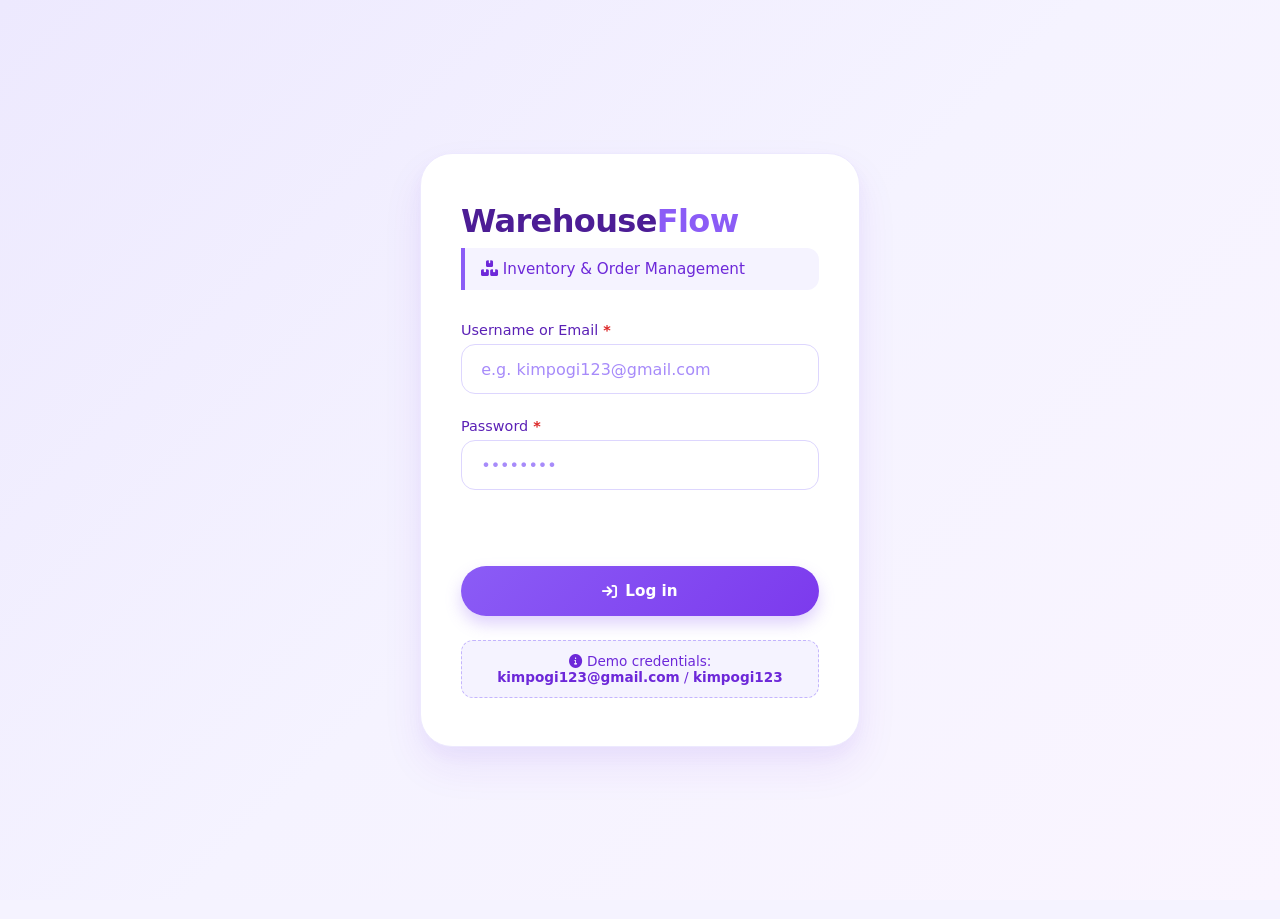
<file: index.html>
<!DOCTYPE html>
<html lang="en">
<head>
  <meta charset="UTF-8">
  <meta name="viewport" content="width=device-width, initial-scale=1.0">
  <title>Warehouse Inventory & Order Management</title>
  <link rel="stylesheet" href="https://cdnjs.cloudflare.com/ajax/libs/font-awesome/6.0.0-beta3/css/all.min.css">
  <link rel="stylesheet" href="MidtermGroupProject.css">
</head>
<body>
<main class="app-container">
  <!-- ========== LOGIN SCREEN ========== -->
  <section id="loginScreen" class="login-screen" aria-labelledby="login-heading">
    <article class="login-card">
      <header>
        <h1 id="login-heading">Warehouse<span class="brand-accent">Flow</span></h1>
        <p class="subhead">
          <i class="fas fa-boxes" aria-hidden="true"></i> Inventory & Order Management
        </p>
      </header>

      <form id="loginForm" novalidate>
        <fieldset class="no-border">
          <legend class="sr-only">Login credentials</legend>

          <div class="form-group">
            <label for="username" class="required">Username or Email</label>
            <input type="text" id="username" name="username" placeholder="e.g. kimpogi123@gmail.com" autocomplete="username" required>
          </div>

          <div class="form-group">
            <label for="password" class="required">Password</label>
            <input type="password" id="password" name="password" placeholder="••••••••" autocomplete="current-password" required>
          </div>

          <output id="loginError" class="error-message" role="alert" aria-live="polite"></output>
        </fieldset>

        <div class="login-actions">
          <button type="submit" class="btn btn-primary" id="loginBtn">
            <i class="fas fa-arrow-right-to-bracket" aria-hidden="true"></i> Log in
          </button>
        </div>
      </form>

      <aside class="demo-hint">
        <i class="fas fa-circle-info" aria-hidden="true"></i>
        Demo credentials: <strong>kimpogi123@gmail.com</strong> / <strong>kimpogi123</strong>
      </aside>
    </article>
  </section>

  <!-- ========== MAIN APPLICATION ========== -->
  <section id="mainApp" class="main-app" aria-label="Main application">
    <nav class="sidebar" aria-label="Primary navigation">
      <header class="brand">
        <i class="fas fa-warehouse" aria-hidden="true"></i>
        <span>WarehouseFlow</span>
      </header>

      <menu class="nav-menu">
        <li><button class="nav-item active" data-panel="dashboard" aria-current="page"><i class="fas fa-chart-pie" aria-hidden="true"></i><span>Dashboard</span></button></li>
        <li><button class="nav-item" data-panel="inventory"><i class="fas fa-boxes" aria-hidden="true"></i><span>Inventory</span></button></li>
        <li><button class="nav-item" data-panel="receiving"><i class="fas fa-truck-ramp-box" aria-hidden="true"></i><span>Receiving</span></button></li>
        <li><button class="nav-item" data-panel="orders"><i class="fas fa-clipboard-list" aria-hidden="true"></i><span>Orders / Picking</span></button></li>
        <li><button class="nav-item" data-panel="movement"><i class="fas fa-arrow-right-arrow-left" aria-hidden="true"></i><span>Stock Movement</span></button></li>
        <li><button class="nav-item" data-panel="reports"><i class="fas fa-chart-bar" aria-hidden="true"></i><span>Reports & Alerts</span></button></li>
      </menu>

      <footer class="user-info">
        <figure class="user-badge">
          <i class="fas fa-user-circle" aria-hidden="true"></i>
          <figcaption>Kim Pogi</figcaption>
        </figure>
        <button class="nav-item logout" id="logoutBtn">
          <i class="fas fa-sign-out-alt" aria-hidden="true"></i><span>Logout</span>
        </button>
      </footer>
    </nav>

    <section class="content-area">
      <header class="top-bar">
        <h2 id="panelTitle">Warehouse Dashboard</h2>
        <div class="actions">
          <button class="btn btn-sm btn-secondary" id="globalRefreshBtn">
            <i class="fas fa-rotate" aria-hidden="true"></i> Refresh
          </button>
        </div>
      </header>

      <!-- ===== DASHBOARD ===== -->
      <article id="panel-dashboard" class="panel active" aria-labelledby="panelTitle">
        <section class="card-grid" aria-label="Warehouse summary statistics">
          <article class="stat-card">
            <span class="label">Total Products</span>
            <data class="value" value="0">0</data>
            <span class="trend"><i class="fas fa-arrow-up" aria-hidden="true"></i> —</span>
          </article>
          <article class="stat-card">
            <span class="label">Available Stock</span>
            <data class="value" value="0">0</data>
            <span class="trend">units</span>
          </article>
          <article class="stat-card warning">
            <span class="label">Low-stock Products</span>
            <data class="value" value="0">0</data>
            <span class="trend"><i class="fas fa-triangle-exclamation" aria-hidden="true"></i> —</span>
          </article>
          <article class="stat-card">
            <span class="label">Incoming Deliveries</span>
            <data class="value" value="0">0</data>
            <span class="trend">today</span>
          </article>
        </section>

        <div class="dashboard-tables">
          <section class="dashboard-col-main">
            <h3>Pending Orders</h3>
            <table>
              <caption class="sr-only">List of pending orders</caption>
              <thead>
                <tr><th scope="col">Order ID</th><th scope="col">Customer</th><th scope="col">Status</th><th scope="col">Items</th></tr>
              </thead>
              <tbody id="dashboardOrdersBody">
                <tr class="empty-row"><td colspan="4">No pending orders.</td></tr>
              </tbody>
            </table>
          </section>

          <aside class="dashboard-col-side">
            <h3>Recent Activities</h3>
            <ul class="activity-list" id="activityList">
              <li class="empty-row">No recent activities.</li>
            </ul>
          </aside>
        </div>
      </article>

      <!-- ===== INVENTORY ===== -->
      <article id="panel-inventory" class="panel" aria-labelledby="panelTitle">
        <header class="action-bar">
          <search class="search-box">
            <i class="fas fa-search" aria-hidden="true"></i>
            <input type="search" id="inventorySearch" placeholder="Search by product name..." aria-label="Search products by name">
          </search>
          <div class="action-buttons">
            <div class="filter-dropdown">
              <button class="btn btn-sm btn-secondary" id="filterToggleBtn" type="button" aria-haspopup="true" aria-expanded="false">
                <i class="fas fa-filter" aria-hidden="true"></i>
                <span id="filterLabel">All Categories</span>
                <i class="fas fa-chevron-down" aria-hidden="true"></i>
              </button>
              <menu class="filter-menu" id="filterMenu" hidden>
                <li><button data-filter="all" class="filter-option active">All Categories</button></li>
                <li><button data-filter="Electronics" class="filter-option">Electronics</button></li>
                <li><button data-filter="Accessories" class="filter-option">Accessories</button></li>
                <li><button data-filter="Packaging" class="filter-option">Packaging</button></li>
                <li><button data-filter="Furniture" class="filter-option">Furniture</button></li>
                <li><button data-filter="Tools" class="filter-option">Tools</button></li>
              </menu>
            </div>
            <button class="btn btn-sm btn-primary" id="addProductBtn" type="button">
              <i class="fas fa-plus" aria-hidden="true"></i> Add Product
            </button>
          </div>
        </header>

        <p class="table-hint">
          <i class="fas fa-circle-info" aria-hidden="true"></i>
          Click any row to view full product details.
        </p>

        <table id="inventoryTable">
          <caption class="sr-only">Product inventory list</caption>
          <thead>
            <tr>
              <th scope="col">SKU</th>
              <th scope="col">Product Name</th>
              <th scope="col">Category</th>
              <th scope="col">Qty</th>
              <th scope="col">Location</th>
              <th scope="col">Supplier</th>
              <th scope="col">Status</th>
              <th scope="col">Actions</th>
            </tr>
          </thead>
          <tbody id="inventoryBody">
            <tr class="empty-row"><td colspan="8">No products in inventory.</td></tr>
          </tbody>
        </table>

        <footer class="table-footer">
          <p id="inventoryCount">Showing 0 of 0 products</p>
          <nav class="pagination" aria-label="Product pagination">
            <button class="btn btn-sm btn-secondary" disabled>Previous</button>
            <button class="btn btn-sm btn-secondary" disabled>Next</button>
          </nav>
        </footer>
      </article>

      <!-- ===== RECEIVING ===== -->
      <article id="panel-receiving" class="panel" aria-labelledby="panelTitle">
        <div class="receiving-layout">
          <form class="form-card receiving-form" id="receivingForm" novalidate>
            <header class="receiving-header">
              <h3><i class="fas fa-truck-ramp-box" aria-hidden="true"></i> Record Incoming Goods</h3>
              <p class="receiving-subhead">Fill in the delivery details. You'll review before confirming.</p>
            </header>

            <div class="form-row">
              <label for="supplier">Supplier <span class="req">*</span></label>
              <select id="supplier" required>
                <option value="" disabled selected>Select a supplier</option>
                <option>AprilAnne Industries</option>
                <option>Darwin Global Co.</option>
                <option>Kimmeng Global Industries</option>
                <option>Kian Trading</option>
                <option>Frecia Enterprises</option>
                <option>Eirene Corporation</option>
              </select>
            </div>

            <div class="form-row">
              <label for="deliveryNo">Delivery Number <span class="req">*</span></label>
              <input type="text" id="deliveryNo" placeholder="e.g. PO-2025-044" required>
            </div>

            <div class="form-row">
              <label for="product">Product <span class="req">*</span></label>
              <select id="product" required>
                <option value="" disabled selected>Select a product</option>
              </select>
              <small class="field-hint">Products are pulled from your Inventory list.</small>
            </div>

            <div class="form-row">
              <label for="quantity">Quantity <span class="req">*</span></label>
              <input type="number" id="quantity" placeholder="0" min="1" value="" required>
            </div>

            <div class="form-row">
              <label for="recvDate">Date <span class="req">*</span></label>
              <input type="date" id="recvDate" required>
            </div>

            <div class="form-row">
              <label for="condition">Condition <span class="req">*</span></label>
              <select id="condition" required>
                <option value="" disabled selected>Select a condition</option>
                <option>Good</option>
                <option>Damaged</option>
                <option>Partial</option>
              </select>
            </div>

            <output id="receivingError" class="error-message" role="alert" aria-live="polite"></output>

            <footer class="form-actions">
              <button type="submit" class="btn btn-primary" id="reviewReceiptBtn">
                <i class="fas fa-clipboard-check" aria-hidden="true"></i> Review Receipt
              </button>
              <button type="button" class="btn btn-secondary" id="cancelReceiving">Cancel</button>
            </footer>
          </form>

          <aside class="receiving-review" id="receivingReview" aria-live="polite">
            <header class="receiving-review-header">
              <h3><i class="fas fa-clipboard-list" aria-hidden="true"></i> Review Summary</h3>
              <p class="receiving-review-subhead">This updates live as you fill in the form.</p>
            </header>

            <dl class="review-grid">
              <div class="review-item">
                <dt><i class="fas fa-truck-field" aria-hidden="true"></i> Supplier</dt>
                <dd id="reviewSupplier" class="empty">—</dd>
              </div>
              <div class="review-item">
                <dt><i class="fas fa-receipt" aria-hidden="true"></i> Delivery No.</dt>
                <dd id="reviewDeliveryNo" class="empty">—</dd>
              </div>
              <div class="review-item">
                <dt><i class="fas fa-box" aria-hidden="true"></i> Product</dt>
                <dd id="reviewProduct" class="empty">—</dd>
              </div>
              <div class="review-item">
                <dt><i class="fas fa-cubes" aria-hidden="true"></i> Quantity</dt>
                <dd id="reviewQuantity" class="empty">—</dd>
              </div>
              <div class="review-item">
                <dt><i class="fas fa-calendar-day" aria-hidden="true"></i> Date</dt>
                <dd id="reviewDate" class="empty">—</dd>
              </div>
              <div class="review-item">
                <dt><i class="fas fa-circle-check" aria-hidden="true"></i> Condition</dt>
                <dd id="reviewCondition" class="empty">—</dd>
              </div>
            </dl>

            <section class="review-impact">
              <h4><i class="fas fa-arrow-right-long" aria-hidden="true"></i> What happens when you confirm</h4>
              <ol class="impact-steps" id="impactSteps">
                <li>Select a product and enter a quantity to see the impact on stock.</li>
              </ol>
            </section>

            <aside class="review-note">
              <i class="fas fa-circle-info" aria-hidden="true"></i>
              <p>Nothing is saved until you confirm on the next step.</p>
            </aside>
          </aside>
        </div>
      </article>

      <!-- ===== ORDERS / PICKING ===== -->
      <article id="panel-orders" class="panel" aria-labelledby="panelTitle">
        <header class="orders-toolbar">
          <div class="order-tabs" role="tablist" aria-label="Filter orders by status">
            <button class="order-tab active" data-order-filter="all" role="tab" aria-selected="true">
              <i class="fas fa-list" aria-hidden="true"></i> All
              <span class="tab-count" id="tabCountAll">0</span>
            </button>
            <button class="order-tab" data-order-filter="Pending" role="tab" aria-selected="false">
              <i class="fas fa-hourglass-half" aria-hidden="true"></i> Pending
              <span class="tab-count" id="tabCountPending">0</span>
            </button>
            <button class="order-tab" data-order-filter="Picking" role="tab" aria-selected="false">
              <i class="fas fa-hand-pointer" aria-hidden="true"></i> Picking
              <span class="tab-count" id="tabCountPicking">0</span>
            </button>
            <button class="order-tab" data-order-filter="Ready" role="tab" aria-selected="false">
              <i class="fas fa-box-open" aria-hidden="true"></i> Ready
              <span class="tab-count" id="tabCountReady">0</span>
            </button>
            <button class="order-tab" data-order-filter="Completed" role="tab" aria-selected="false">
              <i class="fas fa-circle-check" aria-hidden="true"></i> Completed
              <span class="tab-count" id="tabCountCompleted">0</span>
            </button>
          </div>

          <div class="orders-toolbar-actions">
            <search class="search-box">
              <i class="fas fa-search" aria-hidden="true"></i>
              <input type="search" id="orderSearch" placeholder="Search orders..." aria-label="Search orders">
            </search>
            <button class="btn btn-sm btn-primary" id="newOrderBtn" type="button">
              <i class="fas fa-plus" aria-hidden="true"></i> New Order
            </button>
          </div>
        </header>

        <p class="table-hint">
          <i class="fas fa-circle-info" aria-hidden="true"></i>
          Click any row to open the picking workspace.
        </p>

        <table id="ordersTable">
          <caption class="sr-only">Orders list</caption>
          <thead>
            <tr>
              <th scope="col">Order ID</th>
              <th scope="col">Customer</th>
              <th scope="col">Items</th>
              <th scope="col">Created</th>
              <th scope="col">Status</th>
              <th scope="col">Action</th>
            </tr>
          </thead>
          <tbody id="ordersBody">
            <tr class="empty-row"><td colspan="6">No orders available.</td></tr>
          </tbody>
        </table>

        <section class="order-details" id="orderDetailsSection" style="display:none;">
          <header class="order-details-header">
            <div>
              <h4 id="orderDetailsTitle">Order Details</h4>
              <p class="order-meta" id="orderMeta"></p>
            </div>
            <button class="btn btn-sm btn-secondary" data-order-action="close-details" type="button">
              <i class="fas fa-times"></i> Close
            </button>
          </header>

          <ol class="status-flow" id="orderStatusFlow" aria-label="Order progress">
            <li class="status-step" data-step="Pending">Pending</li>
            <li class="status-step" data-step="Picking">Picking</li>
            <li class="status-step" data-step="Ready">Ready</li>
            <li class="status-step" data-step="Completed">Completed</li>
          </ol>

          <aside class="picking-progress" id="pickingProgress">
            <div class="progress-bar-wrapper">
              <div class="progress-bar" id="progressBar" style="width:0%"></div>
            </div>
            <p class="progress-text" id="progressText">0 of 0 items picked</p>
          </aside>

          <aside class="stock-warning" id="stockWarning" hidden>
            <i class="fas fa-triangle-exclamation" aria-hidden="true"></i>
            <p id="stockWarningText"></p>
          </aside>

          <table>
            <caption class="sr-only">Order picking items</caption>
            <thead>
              <tr>
                <th scope="col">Product</th>
                <th scope="col">Required</th>
                <th scope="col">In Stock</th>
                <th scope="col">Status</th>
                <th scope="col">Action</th>
              </tr>
            </thead>
            <tbody id="orderLinesBody">
              <tr class="empty-row"><td colspan="5">No items to pick.</td></tr>
            </tbody>
          </table>

          <footer class="order-actions" id="orderActions"></footer>
        </section>
      </article>

      <!-- ===== STOCK MOVEMENT & TRACKING ===== -->
      <article id="panel-movement" class="panel" aria-labelledby="panelTitle">
        <section class="card-grid" aria-label="Movement summary statistics">
          <article class="stat-card">
            <span class="label">Total Movements</span>
            <data class="value" id="mvTotal" value="0">0</data>
            <span class="trend"><i class="fas fa-list" aria-hidden="true"></i> all records</span>
          </article>
          <article class="stat-card">
            <span class="label">Received</span>
            <data class="value" id="mvReceived" value="0">0</data>
            <span class="trend"><i class="fas fa-arrow-down" aria-hidden="true"></i> stock in</span>
          </article>
          <article class="stat-card warning">
            <span class="label">Released / Adjusted</span>
            <data class="value" id="mvReleased" value="0">0</data>
            <span class="trend"><i class="fas fa-arrow-up" aria-hidden="true"></i> stock out / changes</span>
          </article>
          <article class="stat-card">
            <span class="label">Transferred</span>
            <data class="value" id="mvTransferred" value="0">0</data>
            <span class="trend"><i class="fas fa-right-left" aria-hidden="true"></i> between locations</span>
          </article>
        </section>

        <header class="orders-toolbar">
          <div class="order-tabs" role="tablist" aria-label="Filter by movement type">
            <button class="order-tab active" data-mv-filter="all" role="tab" aria-selected="true">
              <i class="fas fa-list" aria-hidden="true"></i> All
            </button>
            <button class="order-tab" data-mv-filter="Received" role="tab" aria-selected="false">
              <i class="fas fa-arrow-down" aria-hidden="true"></i> Received
            </button>
            <button class="order-tab" data-mv-filter="Released" role="tab" aria-selected="false">
              <i class="fas fa-arrow-up" aria-hidden="true"></i> Released
            </button>
            <button class="order-tab" data-mv-filter="Transferred" role="tab" aria-selected="false">
              <i class="fas fa-right-left" aria-hidden="true"></i> Transferred
            </button>
            <button class="order-tab" data-mv-filter="Adjusted" role="tab" aria-selected="false">
              <i class="fas fa-sliders" aria-hidden="true"></i> Adjusted
            </button>
          </div>

          <div class="orders-toolbar-actions">
            <search class="search-box">
              <i class="fas fa-search" aria-hidden="true"></i>
              <input type="search" id="movementSearch" placeholder="Search by product or user..." aria-label="Search stock movements">
            </search>
            <button class="btn btn-sm btn-secondary" id="clearMovementFilters" type="button">
              <i class="fas fa-eraser" aria-hidden="true"></i> Clear
            </button>
          </div>
        </header>

        <p class="table-hint">
          <i class="fas fa-circle-info" aria-hidden="true"></i>
          Click any row to view full movement details, including the before-and-after stock.
        </p>

        <table id="movementTable">
          <caption class="sr-only">Stock movement history</caption>
          <thead>
            <tr>
              <th scope="col">Date/Time</th>
              <th scope="col">Product</th>
              <th scope="col">Type</th>
              <th scope="col">Quantity</th>
              <th scope="col">Prev Stock</th>
              <th scope="col">New Stock</th>
              <th scope="col">User</th>
            </tr>
          </thead>
          <tbody id="movementBody">
            <tr class="empty-row"><td colspan="7">No stock movements recorded.</td></tr>
          </tbody>
        </table>

        <footer class="table-footer">
          <p id="movementCount">Showing 0 of 0 movements</p>
        </footer>
      </article>

      <!-- ===== REPORTS & NOTIFICATIONS ===== -->
      <article id="panel-reports" class="panel" aria-labelledby="panelTitle">
        <header class="orders-toolbar">
          <div class="order-tabs" role="tablist" aria-label="Reports and notifications">
            <button class="order-tab active" data-reports-tab="notifications" role="tab" aria-selected="true">
              <i class="fas fa-bell" aria-hidden="true"></i> Notifications
              <span class="tab-count" id="notifTabCount">0</span>
            </button>
            <button class="order-tab" data-reports-tab="inventory" role="tab" aria-selected="false">
              <i class="fas fa-boxes" aria-hidden="true"></i> Inventory Report
            </button>
            <button class="order-tab" data-reports-tab="lowstock" role="tab" aria-selected="false">
              <i class="fas fa-triangle-exclamation" aria-hidden="true"></i> Low-stock Report
            </button>
            <button class="order-tab" data-reports-tab="movement" role="tab" aria-selected="false">
              <i class="fas fa-arrow-right-arrow-left" aria-hidden="true"></i> Stock Movement Report
            </button>
            <button class="order-tab" data-reports-tab="orders" role="tab" aria-selected="false">
              <i class="fas fa-clipboard-list" aria-hidden="true"></i> Order Report
            </button>
          </div>

          <div class="orders-toolbar-actions">
            <button class="btn btn-sm btn-secondary" id="exportReportBtn" type="button">
              <i class="fas fa-download" aria-hidden="true"></i> Export CSV
            </button>
          </div>
        </header>

        <section class="reports-panel active" data-reports-content="notifications">
          <section class="card-grid" aria-label="Notification summary">
            <article class="stat-card warning">
              <span class="label">Low-stock alerts</span>
              <data class="value" id="notifLowStock" value="0">0</data>
              <span class="trend"><i class="fas fa-triangle-exclamation" aria-hidden="true"></i> need restock</span>
            </article>
            <article class="stat-card">
              <span class="label">Pending orders</span>
              <data class="value" id="notifPendingOrders" value="0">0</data>
              <span class="trend">need picking</span>
            </article>
            <article class="stat-card">
              <span class="label">New deliveries today</span>
              <data class="value" id="notifNewDeliveries" value="0">0</data>
              <span class="trend"><i class="fas fa-truck" aria-hidden="true"></i> received</span>
            </article>
            <article class="stat-card">
              <span class="label">Completed orders</span>
              <data class="value" id="notifCompletedOrders" value="0">0</data>
              <span class="trend"><i class="fas fa-circle-check" aria-hidden="true"></i> fulfilled</span>
            </article>
          </section>

          <div class="notif-filters">
            <button class="notif-filter active" data-notif-filter="all">
              <i class="fas fa-list" aria-hidden="true"></i> All
            </button>
            <button class="notif-filter" data-notif-filter="lowstock">
              <i class="fas fa-triangle-exclamation" aria-hidden="true"></i> Low Stock
            </button>
            <button class="notif-filter" data-notif-filter="order">
              <i class="fas fa-clipboard-list" aria-hidden="true"></i> Orders
            </button>
            <button class="notif-filter" data-notif-filter="delivery">
              <i class="fas fa-truck" aria-hidden="true"></i> Deliveries
            </button>
            <button class="notif-filter" data-notif-filter="adjustment">
              <i class="fas fa-sliders" aria-hidden="true"></i> Adjustments
            </button>
          </div>

          <ul class="notification-list notification-list-detailed" id="notificationListDetailed">
            <li class="empty-row">No notifications.</li>
          </ul>
        </section>

        <section class="reports-panel" data-reports-content="inventory">
          <div class="report-summary-grid">
            <article class="report-card">
              <span class="report-card-label">Total Products</span>
              <span class="report-card-value" id="rptTotalProducts">0</span>
            </article>
            <article class="report-card">
              <span class="report-card-label">Total Quantity</span>
              <span class="report-card-value" id="rptTotalQty">0</span>
            </article>
            <article class="report-card">
              <span class="report-card-label">Categories</span>
              <span class="report-card-value" id="rptCategoryCount">0</span>
            </article>
            <article class="report-card">
              <span class="report-card-label">Suppliers</span>
              <span class="report-card-value" id="rptSupplierCount">0</span>
            </article>
          </div>

          <h3 class="report-section-title"><i class="fas fa-layer-group" aria-hidden="true"></i> Breakdown by Category</h3>
          <table>
            <caption class="sr-only">Inventory report by category</caption>
            <thead>
              <tr>
                <th scope="col">Category</th>
                <th scope="col">Products</th>
                <th scope="col">Total Qty</th>
                <th scope="col">Low Stock</th>
                <th scope="col">Out of Stock</th>
              </tr>
            </thead>
            <tbody id="rptInventoryBody">
              <tr class="empty-row"><td colspan="5">No report data available.</td></tr>
            </tbody>
          </table>

          <h3 class="report-section-title"><i class="fas fa-boxes" aria-hidden="true"></i> Full Product List</h3>
          <table>
            <caption class="sr-only">Full product list</caption>
            <thead>
              <tr>
                <th scope="col">SKU</th>
                <th scope="col">Product</th>
                <th scope="col">Category</th>
                <th scope="col">Qty</th>
                <th scope="col">Status</th>
                <th scope="col">Supplier</th>
              </tr>
            </thead>
            <tbody id="rptInventoryListBody">
              <tr class="empty-row"><td colspan="6">No products in inventory.</td></tr>
            </tbody>
          </table>
        </section>

        <section class="reports-panel" data-reports-content="lowstock">
          <div class="report-summary-grid">
            <article class="report-card warning">
              <span class="report-card-label">Low-stock Items</span>
              <span class="report-card-value" id="rptLowCount">0</span>
            </article>
            <article class="report-card danger">
              <span class="report-card-label">Out of Stock</span>
              <span class="report-card-value" id="rptOutCount">0</span>
            </article>
            <article class="report-card">
              <span class="report-card-label">Needs Restocking</span>
              <span class="report-card-value" id="rptRestockCount">0</span>
            </article>
            <article class="report-card">
              <span class="report-card-label">Highest Shortage</span>
              <span class="report-card-value" id="rptHighestShortage">—</span>
            </article>
          </div>

          <h3 class="report-section-title"><i class="fas fa-triangle-exclamation" aria-hidden="true"></i> Products Requiring Attention</h3>
          <table>
            <caption class="sr-only">Low-stock report</caption>
            <thead>
              <tr>
                <th scope="col">SKU</th>
                <th scope="col">Product</th>
                <th scope="col">Category</th>
                <th scope="col">Qty on Hand</th>
                <th scope="col">Status</th>
                <th scope="col">Supplier</th>
              </tr>
            </thead>
            <tbody id="rptLowStockBody">
              <tr class="empty-row"><td colspan="6">No low-stock items.</td></tr>
            </tbody>
          </table>
        </section>

        <section class="reports-panel" data-reports-content="movement">
          <div class="report-summary-grid">
            <article class="report-card">
              <span class="report-card-label">Total Movements</span>
              <span class="report-card-value" id="rptMvTotal">0</span>
            </article>
            <article class="report-card">
              <span class="report-card-label">Units Received</span>
              <span class="report-card-value" id="rptMvIn">0</span>
            </article>
            <article class="report-card warning">
              <span class="report-card-label">Units Released</span>
              <span class="report-card-value" id="rptMvOut">0</span>
            </article>
            <article class="report-card">
              <span class="report-card-label">Net Change</span>
              <span class="report-card-value" id="rptMvNet">0</span>
            </article>
          </div>

          <h3 class="report-section-title"><i class="fas fa-layer-group" aria-hidden="true"></i> Breakdown by Type</h3>
          <table>
            <caption class="sr-only">Movement report by type</caption>
            <thead>
              <tr>
                <th scope="col">Movement Type</th>
                <th scope="col">Count</th>
                <th scope="col">Total Units</th>
              </tr>
            </thead>
            <tbody id="rptMovementByTypeBody">
              <tr class="empty-row"><td colspan="3">No movement data available.</td></tr>
            </tbody>
          </table>

          <h3 class="report-section-title"><i class="fas fa-boxes" aria-hidden="true"></i> Movement by Product</h3>
          <table>
            <caption class="sr-only">Movement report by product</caption>
            <thead>
              <tr>
                <th scope="col">Product</th>
                <th scope="col">Received</th>
                <th scope="col">Released</th>
                <th scope="col">Adjusted</th>
                <th scope="col">Net</th>
              </tr>
            </thead>
            <tbody id="rptMovementByProductBody">
              <tr class="empty-row"><td colspan="5">No movement data available.</td></tr>
            </tbody>
          </table>
        </section>

        <section class="reports-panel" data-reports-content="orders">
          <div class="report-summary-grid">
            <article class="report-card">
              <span class="report-card-label">Total Orders</span>
              <span class="report-card-value" id="rptOrderTotal">0</span>
            </article>
            <article class="report-card">
              <span class="report-card-label">Pending</span>
              <span class="report-card-value" id="rptOrderPending">0</span>
            </article>
            <article class="report-card">
              <span class="report-card-label">Picking / Ready</span>
              <span class="report-card-value" id="rptOrderInProgress">0</span>
            </article>
            <article class="report-card">
              <span class="report-card-label">Completed</span>
              <span class="report-card-value" id="rptOrderCompleted">0</span>
            </article>
          </div>

          <h3 class="report-section-title"><i class="fas fa-layer-group" aria-hidden="true"></i> Breakdown by Status</h3>
          <table>
            <caption class="sr-only">Order report by status</caption>
            <thead>
              <tr>
                <th scope="col">Status</th>
                <th scope="col">Orders</th>
                <th scope="col">Total Items</th>
              </tr>
            </thead>
            <tbody id="rptOrderByStatusBody">
              <tr class="empty-row"><td colspan="3">No order data available.</td></tr>
            </tbody>
          </table>

          <h3 class="report-section-title"><i class="fas fa-user-tie" aria-hidden="true"></i> Orders by Customer</h3>
          <table>
            <caption class="sr-only">Order report by customer</caption>
            <thead>
              <tr>
                <th scope="col">Customer</th>
                <th scope="col">Orders</th>
                <th scope="col">Completed</th>
                <th scope="col">In Progress</th>
              </tr>
            </thead>
            <tbody id="rptOrderByCustomerBody">
              <tr class="empty-row"><td colspan="4">No order data available.</td></tr>
            </tbody>
          </table>
        </section>
      </article>
    </section>
  </section>
</main>

<!-- VIEW PRODUCT DETAILS MODAL                                   -->
<div id="viewProductModal" class="modal-overlay">
  <article class="modal-card">
    <header class="modal-header">
      <h3><i class="fas fa-box-open" aria-hidden="true"></i> Product Details</h3>
      <button type="button" class="modal-close" data-close="viewProductModal" aria-label="Close product details">
        <i class="fas fa-times" aria-hidden="true"></i>
      </button>
    </header>

    <section class="modal-body">
      <header class="product-details-header">
        <div class="product-details-icon"><i class="fas fa-box" aria-hidden="true"></i></div>
        <div>
          <h2 id="detailProductName" class="product-details-name">—</h2>
          <p id="detailProductSku" class="product-details-sku">—</p>
        </div>
        <span id="detailProductStatus" class="badge badge-info">—</span>
      </header>

      <dl class="product-details-grid">
        <div class="detail-item">
          <dt><i class="fas fa-tag" aria-hidden="true"></i> Category</dt>
          <dd id="detailCategory">—</dd>
        </div>
        <div class="detail-item">
          <dt><i class="fas fa-cubes" aria-hidden="true"></i> Quantity in Stock</dt>
          <dd id="detailQuantity">—</dd>
        </div>
        <div class="detail-item">
          <dt><i class="fas fa-location-dot" aria-hidden="true"></i> Warehouse Location</dt>
          <dd id="detailLocation">—</dd>
        </div>
        <div class="detail-item">
          <dt><i class="fas fa-truck-field" aria-hidden="true"></i> Supplier</dt>
          <dd id="detailSupplier">—</dd>
        </div>
        <div class="detail-item">
          <dt><i class="fas fa-circle-check" aria-hidden="true"></i> Stock Status</dt>
          <dd id="detailStatusText">—</dd>
        </div>
        <div class="detail-item">
          <dt><i class="fas fa-clock" aria-hidden="true"></i> Last Updated</dt>
          <dd id="detailUpdated">—</dd>
        </div>
      </dl>

      <!-- Product references: shows any orders using this product -->
      <aside class="product-refs" id="productRefs" hidden>
        <h4><i class="fas fa-link" aria-hidden="true"></i> Referenced by Orders</h4>
        <ul id="productRefsList"></ul>
      </aside>
    </section>

    <footer class="modal-actions">
      <button type="button" class="btn btn-secondary" data-close="viewProductModal">Close</button>
      <button type="button" class="btn btn-primary" id="viewEditBtn">
        <i class="fas fa-pen-to-square" aria-hidden="true"></i> Edit Product
      </button>
    </footer>
  </article>
</div>

<!-- VIEW MOVEMENT DETAILS MODAL                                  -->
<div id="viewMovementModal" class="modal-overlay">
  <article class="modal-card modal-card-md">
    <header class="modal-header">
      <h3><i class="fas fa-arrow-right-arrow-left" aria-hidden="true"></i> Movement Details</h3>
      <button type="button" class="modal-close" data-close="viewMovementModal" aria-label="Close movement details">
        <i class="fas fa-times" aria-hidden="true"></i>
      </button>
    </header>

    <section class="modal-body">
      <header class="movement-details-header">
        <div class="movement-details-icon" id="mvDetailIconWrapper">
          <i class="fas fa-arrow-down" id="mvDetailIcon" aria-hidden="true"></i>
        </div>
        <div>
          <h2 class="product-details-name" id="mvDetailType">—</h2>
          <p class="product-details-sku" id="mvDetailDateTime">—</p>
        </div>
        <span class="badge badge-info" id="mvDetailBadge">—</span>
      </header>

      <dl class="product-details-grid">
        <div class="detail-item">
          <dt><i class="fas fa-box" aria-hidden="true"></i> Product</dt>
          <dd id="mvDetailProduct">—</dd>
        </div>
        <div class="detail-item">
          <dt><i class="fas fa-cubes" aria-hidden="true"></i> Quantity Changed</dt>
          <dd id="mvDetailQuantity">—</dd>
        </div>
        <div class="detail-item">
          <dt><i class="fas fa-arrow-left" aria-hidden="true"></i> Previous Stock</dt>
          <dd id="mvDetailPrev">—</dd>
        </div>
        <div class="detail-item">
          <dt><i class="fas fa-arrow-right" aria-hidden="true"></i> Updated Stock</dt>
          <dd id="mvDetailNew">—</dd>
        </div>
        <div class="detail-item">
          <dt><i class="fas fa-user" aria-hidden="true"></i> Responsible User</dt>
          <dd id="mvDetailUser">—</dd>
        </div>
        <div class="detail-item">
          <dt><i class="fas fa-circle-info" aria-hidden="true"></i> Effect</dt>
          <dd id="mvDetailEffect">—</dd>
        </div>
      </dl>

      <aside class="review-impact">
        <h4><i class="fas fa-diagram-project" aria-hidden="true"></i> How this changed current stock</h4>
        <p class="impact-narrative" id="mvDetailNarrative">—</p>
      </aside>
    </section>

    <footer class="modal-actions">
      <button type="button" class="btn btn-secondary" data-close="viewMovementModal">Close</button>
    </footer>
  </article>
</div>

<!-- ADD PRODUCT MODAL                                            -->
<div id="addProductModal" class="modal-overlay">
  <article class="modal-card">
    <header class="modal-header">
      <h3><i class="fas fa-plus-circle" aria-hidden="true"></i> Add New Product</h3>
      <button type="button" class="modal-close" data-close="addProductModal" aria-label="Close add product dialog">
        <i class="fas fa-times" aria-hidden="true"></i>
      </button>
    </header>

    <form id="addProductForm" novalidate>
      <fieldset class="no-border">
        <legend class="sr-only">New product information</legend>

        <div class="form-row">
          <label for="newSku">SKU (auto-generated)</label>
          <input type="text" id="newSku" readonly tabindex="-1">
          <small class="field-hint">Assigned automatically by the system.</small>
        </div>

        <div class="form-row">
          <label for="newProductName">Product Name <span class="req">*</span></label>
          <input type="text" id="newProductName" placeholder="e.g. Wireless Mouse" required>
        </div>

        <div class="form-row">
          <label for="newCategory">Category <span class="req">*</span></label>
          <select id="newCategory" required>
            <option value="" disabled selected>Select a category</option>
            <option>Electronics</option>
            <option>Accessories</option>
            <option>Packaging</option>
            <option>Furniture</option>
            <option>Tools</option>
          </select>
        </div>

        <div class="form-row">
          <label for="newQuantity">Quantity <span class="req">*</span></label>
          <input type="number" id="newQuantity" placeholder="0" min="0" value="0" required>
        </div>

        <div class="form-row">
          <label for="newLocation">Location <span class="req">*</span></label>
          <input type="text" id="newLocation" placeholder="e.g. A-12-3" required>
          <small class="field-hint">Use aisle-rack-shelf format (e.g. A-12-3).</small>
        </div>

        <div class="form-row">
          <label for="newSupplier">Supplier <span class="req">*</span></label>
          <select id="newSupplier" required>
            <option value="" disabled selected>Select a supplier</option>
            <option>AprilAnne Industries</option>
            <option>Darwin Global Co.</option>
            <option>Kimmeng Global Industries</option>
            <option>Kian Trading</option>
            <option>Frecia Enterprises</option>
            <option>Eirene Corporation</option>
          </select>
        </div>

        <div class="form-row">
          <label for="newStatus">Status (auto-computed)</label>
          <input type="text" id="newStatus" readonly tabindex="-1" value="—">
          <small class="field-hint">Determined by quantity: In Stock, Low Stock, or Out of Stock.</small>
        </div>

        <output id="addProductError" class="error-message" role="alert" aria-live="polite"></output>
      </fieldset>

      <footer class="modal-actions">
        <button type="button" class="btn btn-secondary" data-close="addProductModal">Cancel</button>
        <button type="submit" class="btn btn-primary">
          <i class="fas fa-check" aria-hidden="true"></i> Save Product
        </button>
      </footer>
    </form>
  </article>
</div>

<!-- EDIT PRODUCT MODAL                                           -->
<div id="editProductModal" class="modal-overlay">
  <article class="modal-card">
    <header class="modal-header">
      <h3><i class="fas fa-pen-to-square" aria-hidden="true"></i> Edit Product</h3>
      <button type="button" class="modal-close" data-close="editProductModal" aria-label="Close edit dialog">
        <i class="fas fa-times" aria-hidden="true"></i>
      </button>
    </header>

    <form id="editProductForm" novalidate>
      <fieldset class="no-border">
        <legend class="sr-only">Edit product information</legend>

        <div class="form-row">
          <label for="editSku">SKU</label>
          <input type="text" id="editSku" readonly tabindex="-1">
          <small class="field-hint">SKU cannot be changed.</small>
        </div>

        <div class="form-row">
          <label for="editProductName">Product Name <span class="req">*</span></label>
          <input type="text" id="editProductName" required>
        </div>

        <div class="form-row">
          <label for="editCategory">Category <span class="req">*</span></label>
          <select id="editCategory" required>
            <option value="" disabled>Select a category</option>
            <option>Electronics</option>
            <option>Accessories</option>
            <option>Packaging</option>
            <option>Furniture</option>
            <option>Tools</option>
          </select>
        </div>

        <div class="form-row">
          <label for="editQuantity">Quantity <span class="req">*</span></label>
          <input type="number" id="editQuantity" min="0" required>
        </div>

        <div class="form-row">
          <label for="editLocation">Location <span class="req">*</span></label>
          <input type="text" id="editLocation" required>
          <small class="field-hint">Use aisle-rack-shelf format (e.g. A-12-3).</small>
        </div>

        <div class="form-row">
          <label for="editSupplier">Supplier <span class="req">*</span></label>
          <select id="editSupplier" required>
            <option value="" disabled>Select a supplier</option>
            <option>AprilAnne Industries</option>
            <option>Darwin Global Co.</option>
            <option>Kimmeng Global Industries</option>
            <option>Kian Trading</option>
            <option>Frecia Enterprises</option>
            <option>Eirene Corporation</option>
          </select>
        </div>

        <div class="form-row">
          <label for="editStatus">Status (auto-computed)</label>
          <input type="text" id="editStatus" readonly tabindex="-1">
        </div>

        <output id="editProductError" class="error-message" role="alert" aria-live="polite"></output>
      </fieldset>

      <footer class="modal-actions">
        <button type="button" class="btn btn-secondary" data-close="editProductModal">Cancel</button>
        <button type="submit" class="btn btn-primary">
          <i class="fas fa-check" aria-hidden="true"></i> Save Changes
        </button>
      </footer>
    </form>
  </article>
</div>

<!-- DELETE CONFIRMATION MODAL                                    -->
<div id="deleteConfirmModal" class="modal-overlay">
  <article class="modal-card modal-card-sm">
    <header class="modal-header modal-header-danger">
      <h3><i class="fas fa-triangle-exclamation" aria-hidden="true"></i> Delete Product</h3>
      <button type="button" class="modal-close" data-close="deleteConfirmModal" aria-label="Close delete dialog">
        <i class="fas fa-times" aria-hidden="true"></i>
      </button>
    </header>

    <section class="modal-body">
      <p class="confirm-text">
        Are you sure you want to delete <strong id="deleteProductName">this product</strong>?
      </p>
      <p class="confirm-subtext" id="deleteConfirmSubtext">
        This action cannot be undone. The product will be permanently removed from the inventory.
      </p>

      <!-- Blocked-by-orders warning (shown when product is used in active orders) -->
      <aside class="delete-blocked" id="deleteBlockedWarning" hidden>
        <i class="fas fa-circle-exclamation" aria-hidden="true"></i>
        <div>
          <p class="delete-blocked-title">This product is currently used in active orders</p>
          <ul class="delete-blocked-list" id="deleteBlockedOrdersList"></ul>
          <p class="delete-blocked-hint">
            Complete or cancel those orders first, or use <strong>Force Delete</strong> below to remove the product and orphan those order lines.
          </p>
        </div>
      </aside>

      <!-- History references (completed orders) — informational only -->
      <aside class="delete-history" id="deleteHistoryWarning" hidden>
        <i class="fas fa-clock-rotate-left" aria-hidden="true"></i>
        <div>
          <p class="delete-history-title">Historical references (completed orders)</p>
          <p class="delete-history-text" id="deleteHistoryText"></p>
        </div>
      </aside>
    </section>

    <footer class="modal-actions" id="deleteModalActions">
      <button type="button" class="btn btn-secondary" data-close="deleteConfirmModal">Cancel</button>
      <button type="button" class="btn btn-danger" id="confirmDeleteBtn">
        <i class="fas fa-trash" aria-hidden="true"></i> Yes, Delete
      </button>
      <button type="button" class="btn btn-danger" id="forceDeleteBtn" hidden>
        <i class="fas fa-triangle-exclamation" aria-hidden="true"></i> Force Delete
      </button>
    </footer>
  </article>
</div>

<!-- RECEIVING CONFIRMATION MODAL                                 -->
<div id="receivingConfirmModal" class="modal-overlay">
  <article class="modal-card modal-card-md">
    <header class="modal-header">
      <h3><i class="fas fa-clipboard-check" aria-hidden="true"></i> Confirm Receipt</h3>
      <button type="button" class="modal-close" data-close="receivingConfirmModal" aria-label="Close confirmation">
        <i class="fas fa-times" aria-hidden="true"></i>
      </button>
    </header>

    <section class="modal-body">
      <p class="confirm-text">Please review the delivery details below. Nothing is saved until you confirm.</p>

      <dl class="receipt-review-grid">
        <div class="review-item">
          <dt><i class="fas fa-truck-field" aria-hidden="true"></i> Supplier</dt>
          <dd id="confirmSupplier">—</dd>
        </div>
        <div class="review-item">
          <dt><i class="fas fa-receipt" aria-hidden="true"></i> Delivery No.</dt>
          <dd id="confirmDeliveryNo">—</dd>
        </div>
        <div class="review-item">
          <dt><i class="fas fa-box" aria-hidden="true"></i> Product</dt>
          <dd id="confirmProduct">—</dd>
        </div>
        <div class="review-item">
          <dt><i class="fas fa-cubes" aria-hidden="true"></i> Quantity</dt>
          <dd id="confirmQuantity">—</dd>
        </div>
        <div class="review-item">
          <dt><i class="fas fa-calendar-day" aria-hidden="true"></i> Date</dt>
          <dd id="confirmDate">—</dd>
        </div>
        <div class="review-item">
          <dt><i class="fas fa-circle-check" aria-hidden="true"></i> Condition</dt>
          <dd id="confirmCondition">—</dd>
        </div>
      </dl>

      <aside class="receipt-impact">
        <h4><i class="fas fa-arrow-right-long" aria-hidden="true"></i> After you confirm</h4>
        <ol class="impact-steps" id="confirmImpactSteps">
          <li>Stock will be updated.</li>
        </ol>
      </aside>
    </section>

    <footer class="modal-actions">
      <button type="button" class="btn btn-secondary" data-close="receivingConfirmModal">
        <i class="fas fa-arrow-left" aria-hidden="true"></i> Go Back & Edit
      </button>
      <button type="button" class="btn btn-primary" id="confirmReceiptBtn">
        <i class="fas fa-check" aria-hidden="true"></i> Yes, Confirm Receipt
      </button>
    </footer>
  </article>
</div>

<!-- NEW ORDER MODAL                                              -->
\<div id="newOrderModal" class="modal-overlay">
  <article class="modal-card" style="width: 640px;">
    <header class="modal-header">
      <h3><i class="fas fa-clipboard-plus" aria-hidden="true"></i> New Order</h3>
      <button type="button" class="modal-close" data-close="newOrderModal" aria-label="Close new order dialog">
        <i class="fas fa-times" aria-hidden="true"></i>
      </button>
    </header>

    <form id="newOrderForm" novalidate>
      <fieldset class="no-border">
        <legend class="sr-only">New order information</legend>

        <div class="form-row">
          <label for="orderCustomer">Customer Name <span class="req">*</span></label>
          <input type="text" id="orderCustomer" placeholder="e.g. Acme Corp" required>
        </div>

        <div class="form-row">
          <label for="orderLineProduct">Add Product to Order <span class="req">*</span></label>
          <div class="order-add-line">
            <select id="orderLineProduct">
              <option value="" disabled selected>Select a product</option>
            </select>
            <input type="number" id="orderLineQty" placeholder="Qty" min="1" value="1">
            <button type="button" class="btn btn-secondary btn-sm" id="addOrderLineBtn">
              <i class="fas fa-plus" aria-hidden="true"></i> Add
            </button>
          </div>
          <small class="field-hint">Available stock is shown after the product name.</small>
        </div>

        <div class="order-lines-wrapper">
          <h4 class="order-lines-title">Order Lines</h4>
          <table class="order-lines-table">
            <thead>
              <tr>
                <th scope="col">Product</th>
                <th scope="col">Qty</th>
                <th scope="col">Available</th>
                <th scope="col">Action</th>
              </tr>
            </thead>
            <tbody id="orderLinesDraftBody">
              <tr class="empty-row"><td colspan="4">No items added yet.</td></tr>
            </tbody>
          </table>
        </div>

        <output id="newOrderError" class="error-message" role="alert" aria-live="polite"></output>
      </fieldset>

      <footer class="modal-actions">
        <button type="button" class="btn btn-secondary" data-close="newOrderModal">Cancel</button>
        <button type="submit" class="btn btn-primary">
          <i class="fas fa-check" aria-hidden="true"></i> Create Order
        </button>
      </footer>
    </form>
  </article>
</div>

<!-- ORDER SUCCESS MODAL                                          -->
<div id="orderSuccessModal" class="modal-overlay">
  <article class="modal-card modal-card-sm order-success-card">
    <section class="order-success-body">
      <div class="order-success-check">
        <i class="fas fa-check" aria-hidden="true"></i>
      </div>
      <h2 class="order-success-title">Thank you!</h2>
      <p class="order-success-message">Your order has been placed.</p>
      <p class="order-success-id">
        Order Number: <strong id="orderSuccessId">—</strong>
      </p>
    </section>

    <footer class="modal-actions order-success-actions">
      <button type="button" class="btn btn-primary" id="orderSuccessOkBtn">
        <i class="fas fa-check-circle" aria-hidden="true"></i> Great, thanks!
      </button>
    </footer>
  </article>
</div>

<!-- Toast -->
<output id="toast" class="toast" role="status" aria-live="polite">
  <i class="fas fa-circle-check" aria-hidden="true"></i>
  <span id="toastMsg">Action completed</span>
</output>

<script src="MidtermGroupProject.js"></script>
</body>
</html>
</file>
<file: MidtermGroupProject.css>
/* ---------- GLOBAL ---------- */
* {
  margin: 0;
  padding: 0;
  box-sizing: border-box;
  font-family: system-ui, -apple-system, 'Segoe UI', Roboto, 'Helvetica Neue', sans-serif;
}

html, body { height: 100%; width: 100%; overflow: hidden; }
body { background: #f5f3ff; }

.app-container {
  width: 100%;
  height: 100vh;
  background: #ffffff;
  display: flex;
  flex-direction: column;
  overflow: hidden;
}

.sr-only {
  position: absolute;
  width: 1px; height: 1px;
  padding: 0; margin: -1px;
  overflow: hidden; clip: rect(0,0,0,0);
  white-space: nowrap; border: 0;
}

fieldset { border: none; margin: 0; padding: 0; min-width: 0; }
fieldset.no-border { border: none; padding: 0; }

/* LOGIN */
.login-screen {
  display: flex; flex-direction: column;
  align-items: center; justify-content: center;
  height: 100%;
  background: linear-gradient(135deg, #ede9fe 0%, #f5f3ff 50%, #faf5ff 100%);
  padding: 2rem;
}
.login-card {
  background: white; padding: 3rem 2.5rem;
  border-radius: 32px;
  box-shadow: 0 20px 40px rgba(109, 40, 217, 0.08), 0 8px 16px rgba(109, 40, 217, 0.04);
  width: 440px; max-width: 100%;
  border: 1px solid #ede9fe;
}
.login-card h1 {
  font-size: 2rem; font-weight: 600; color: #4c1d95;
  margin-bottom: 0.5rem; letter-spacing: -0.02em;
}
.brand-accent { color: #8b5cf6; }
.login-card .subhead {
  color: #6d28d9; margin-bottom: 2rem; font-size: 0.95rem;
  border-left: 4px solid #8b5cf6; background: #f5f3ff;
  padding: 0.75rem 1rem; border-radius: 0 12px 12px 0;
}
.form-group { margin-bottom: 1.5rem; }
.form-group label {
  display: block; font-weight: 500; font-size: 0.9rem;
  color: #5b21b6; margin-bottom: 0.4rem;
}
.required::after { content: " *"; color: #dc2626; font-weight: 600; }
.form-group input {
  width: 100%; padding: 0.9rem 1.2rem;
  border: 1.5px solid #ddd6fe; border-radius: 14px;
  font-size: 1rem; background: #ffffff; color: #3b0764;
}
.form-group input::placeholder { color: #a78bfa; }
.form-group input:focus {
  outline: none; border-color: #8b5cf6;
  box-shadow: 0 0 0 4px rgba(139, 92, 246, 0.15);
}
.error-message {
  color: #dc2626; font-size: 0.85rem; margin-top: 0.4rem;
  display: flex; align-items: center; gap: 6px; min-height: 20px;
}
.btn {
  border: none; padding: 0.9rem 1.8rem; border-radius: 40px;
  font-weight: 600; font-size: 0.95rem; cursor: pointer;
  transition: 0.15s; display: inline-flex;
  align-items: center; justify-content: center; gap: 8px;
  background: white; color: #5b21b6;
  border: 1.5px solid #ddd6fe;
}
.btn-primary {
  background: linear-gradient(135deg, #8b5cf6 0%, #7c3aed 100%);
  color: white; border: none;
  box-shadow: 0 8px 16px rgba(139, 92, 246, 0.28);
}
.btn-primary:hover {
  background: linear-gradient(135deg, #7c3aed 0%, #6d28d9 100%);
  transform: translateY(-1px);
  box-shadow: 0 10px 20px rgba(139, 92, 246, 0.35);
}
.btn-secondary {
  background: #ffffff; border: 1.5px solid #ddd6fe; color: #5b21b6;
}
.btn-secondary:hover { background: #f5f3ff; border-color: #c4b5fd; }
.btn-danger {
  background: linear-gradient(135deg, #dc2626 0%, #b91c1c 100%);
  color: white; border: none;
  box-shadow: 0 8px 16px rgba(220, 38, 38, 0.25);
}
.btn-danger:hover {
  background: linear-gradient(135deg, #b91c1c 0%, #991b1b 100%);
  transform: translateY(-1px);
}
.btn-success {
  background: linear-gradient(135deg, #8b5cf6 0%, #6d28d9 100%);
  color: white; border: none;
  box-shadow: 0 8px 16px rgba(109, 40, 217, 0.28);
}
.btn-success:hover {
  background: linear-gradient(135deg, #7c3aed 0%, #5b21b6 100%);
  transform: translateY(-1px);
}
.btn-sm { padding: 0.5rem 1rem; font-size: 0.85rem; }
.btn:disabled { opacity: 0.5; cursor: not-allowed; transform: none !important; }
.login-actions { display: flex; flex-direction: column; gap: 1rem; margin-top: 2rem; }
.login-actions .btn { width: 100%; padding: 1rem; }
.demo-hint {
  margin-top: 1.5rem; font-size: 0.85rem; color: #6d28d9;
  background: #f5f3ff; padding: 0.75rem 1rem;
  border-radius: 12px; text-align: center; border: 1px dashed #c4b5fd;
}

/* MAIN APP */
.main-app { display: none; flex-direction: row; height: 100%; width: 100%; }
.sidebar {
  width: 260px;
  background: linear-gradient(180deg, #4c1d95 0%, #3b0764 100%);
  color: #ede9fe;
  display: flex; flex-direction: column;
  padding: 1.5rem 0.75rem; gap: 0.5rem;
  flex-shrink: 0; height: 100%; overflow: hidden;
}
.sidebar .brand {
  font-weight: 700; font-size: 1.3rem;
  padding: 0.75rem 1rem 1.5rem;
  display: flex; align-items: center; gap: 10px;
  color: white; border-bottom: 1px solid rgba(196, 181, 253, 0.2);
  margin-bottom: 1rem; flex-shrink: 0;
}
.sidebar .brand i { color: #c4b5fd; font-size: 1.6rem; }
.nav-menu {
  list-style: none; display: flex; flex-direction: column; gap: 0.5rem;
  padding: 0; margin: 0; flex: 1 1 auto;
  overflow-y: auto; overflow-x: hidden; min-height: 0;
  padding-right: 4px;
  scrollbar-width: thin;
  scrollbar-color: rgba(196, 181, 253, 0.3) transparent;
}
.nav-menu::-webkit-scrollbar { width: 6px; }
.nav-menu::-webkit-scrollbar-track { background: transparent; }
.nav-menu::-webkit-scrollbar-thumb { background: rgba(196, 181, 253, 0.3); border-radius: 3px; }
.nav-menu::-webkit-scrollbar-thumb:hover { background: rgba(196, 181, 253, 0.5); }
.nav-item {
  display: flex; align-items: center; gap: 14px;
  padding: 0.9rem 1.2rem; border-radius: 12px;
  color: #c4b5fd; font-weight: 500; transition: 0.15s;
  cursor: pointer; border: none; background: transparent;
  width: 100%; text-align: left; font-size: 0.95rem; white-space: nowrap;
}
.nav-item i { width: 22px; font-size: 1.2rem; flex-shrink: 0; }
.nav-item:hover { background: rgba(196, 181, 253, 0.15); color: white; }
.nav-item.active {
  background: linear-gradient(90deg, rgba(139, 92, 246, 0.4) 0%, rgba(139, 92, 246, 0.15) 100%);
  color: white; box-shadow: inset 4px 0 0 #c4b5fd;
}
.user-info {
  margin-top: auto; border-top: 1px solid rgba(196, 181, 253, 0.2);
  padding-top: 1rem; flex-shrink: 0;
}
.user-badge {
  margin: 0; display: flex; align-items: center; gap: 12px;
  padding: 0.75rem 1rem; background: rgba(196, 181, 253, 0.15);
  border-radius: 40px; margin-bottom: 0.75rem;
}
.user-badge i { font-size: 1.6rem; color: #c4b5fd; }
.user-badge figcaption {
  font-size: 0.9rem; font-weight: 500; color: white;
  white-space: nowrap; overflow: hidden; text-overflow: ellipsis;
}
.nav-item.logout { color: #fca5a5; }
.nav-item.logout:hover { background: rgba(252, 165, 165, 0.15); color: #fecaca; }
.content-area {
  flex: 1; display: flex; flex-direction: column;
  background: #f5f3ff; overflow: hidden; min-width: 0;
}
.top-bar {
  background: white; padding: 1rem 2rem;
  display: flex; justify-content: space-between; align-items: center;
  border-bottom: 1px solid #ede9fe; flex-shrink: 0;
}
.top-bar h2 { font-size: 1.4rem; font-weight: 600; color: #4c1d95; letter-spacing: -0.01em; }
.top-bar .actions { display: flex; gap: 12px; }
.panel {
  display: none; flex-direction: column; flex: 1;
  padding: 1.5rem 2rem 2rem; overflow-y: auto; min-height: 0;
}
.panel.active { display: flex; }

.card-grid {
  display: grid;
  grid-template-columns: repeat(auto-fit, minmax(220px, 1fr));
  gap: 1.2rem; margin-bottom: 1.5rem;
}
.stat-card {
  background: white; padding: 1.5rem; border-radius: 20px;
  box-shadow: 0 4px 12px rgba(109, 40, 217, 0.05);
  border: 1px solid #ede9fe;
  display: flex; flex-direction: column; gap: 0.5rem;
  position: relative; overflow: hidden;
}
.stat-card::before {
  content: ''; position: absolute; top: 0; left: 0; right: 0; height: 3px;
  background: linear-gradient(90deg, #8b5cf6, #c4b5fd);
}
.stat-card .label {
  font-size: 0.85rem; text-transform: uppercase;
  letter-spacing: 0.5px; color: #7c3aed; font-weight: 600;
}
.stat-card .value {
  font-size: 2.2rem; font-weight: 700; color: #4c1d95; line-height: 1.2;
}
.stat-card .trend {
  font-size: 0.8rem; color: #7c3aed;
  display: flex; align-items: center; gap: 4px;
}
.stat-card.warning .value { color: #b45309; }
.stat-card.warning::before { background: linear-gradient(90deg, #f59e0b, #fbbf24); }

table {
  width: 100%; border-collapse: collapse; background: white;
  border-radius: 18px; overflow: hidden;
  box-shadow: 0 4px 12px rgba(109, 40, 217, 0.04);
  border: 1px solid #ede9fe;
}
th {
  text-align: left; padding: 1rem 1.2rem;
  background: #faf5ff; font-weight: 600;
  font-size: 0.8rem; text-transform: uppercase;
  letter-spacing: 0.4px; color: #6d28d9;
  border-bottom: 1px solid #ede9fe;
}
td {
  padding: 1rem 1.2rem; border-bottom: 1px solid #f5f3ff;
  color: #4c1d95; font-size: 0.95rem;
}
tr:last-child td { border-bottom: none; }
tbody tr:hover { background: #faf5ff; }

.badge {
  display: inline-block; padding: 0.25rem 0.75rem;
  border-radius: 40px; font-size: 0.75rem;
  font-weight: 600; text-transform: uppercase;
  letter-spacing: 0.3px;
}
.badge-success { background: #ede9fe; color: #5b21b6; }
.badge-warning { background: #fef3c7; color: #b45309; }
.badge-danger { background: #fee2e2; color: #b91c1c; }
.badge-info { background: #ddd6fe; color: #5b21b6; }
.badge-orphan {
  background: #fef3c7; color: #92400e;
  border: 1px solid #fbbf24;
}

.action-bar {
  display: flex; justify-content: space-between; align-items: center;
  margin-bottom: 1.5rem; flex-wrap: wrap; gap: 1rem;
}
.search-box {
  display: flex; align-items: center;
  background: white; border: 1.5px solid #ddd6fe;
  border-radius: 40px; padding: 0.2rem 0.2rem 0.2rem 1.2rem;
  min-width: 260px; transition: 0.15s;
}
.search-box:focus-within {
  border-color: #8b5cf6;
  box-shadow: 0 0 0 4px rgba(139, 92, 246, 0.1);
}
.search-box i { color: #a78bfa; }
.search-box input {
  border: none; padding: 0.7rem 0.8rem; font-size: 0.9rem;
  width: 100%; outline: none; background: transparent; color: #4c1d95;
}
.search-box input::placeholder { color: #a78bfa; }
.action-buttons { display: flex; gap: 10px; position: relative; }
.row-actions { display: flex; gap: 8px; }
.icon-btn {
  background: transparent; border: none; cursor: pointer;
  padding: 4px 6px; border-radius: 8px; font-size: 1rem;
  transition: background 0.15s;
}
.icon-btn.edit { color: #7c3aed; }
.icon-btn.delete { color: #b91c1c; }
.icon-btn:hover { background: #f5f3ff; }
.table-footer {
  margin-top: 1.5rem;
  display: flex; justify-content: space-between; align-items: center;
  flex-wrap: wrap; gap: 1rem;
}
.table-footer p { color: #6d28d9; font-size: 0.9rem; }
.pagination { display: flex; gap: 8px; }

.filter-dropdown { position: relative; }
#filterToggleBtn { display: inline-flex; align-items: center; gap: 8px; }
#filterToggleBtn .fa-chevron-down { font-size: 0.75rem; transition: transform 0.15s; }
#filterToggleBtn[aria-expanded="true"] .fa-chevron-down { transform: rotate(180deg); }
.filter-menu {
  position: absolute; top: calc(100% + 6px); right: 0;
  min-width: 200px; background: white;
  border: 1px solid #ede9fe; border-radius: 14px;
  box-shadow: 0 12px 30px rgba(76, 29, 149, 0.18);
  padding: 6px; z-index: 50; list-style: none;
  animation: dropdownIn 0.15s ease;
}
.filter-menu[hidden] { display: none; }
@keyframes dropdownIn {
  from { opacity: 0; transform: translateY(-4px); }
  to   { opacity: 1; transform: translateY(0); }
}
.filter-menu li { display: block; }
.filter-option {
  width: 100%; text-align: left;
  padding: 0.65rem 1rem; background: transparent;
  border: none; border-radius: 10px;
  color: #5b21b6; font-size: 0.9rem;
  font-weight: 500; cursor: pointer; transition: 0.1s;
}
.filter-option:hover { background: #f5f3ff; }
.filter-option.active {
  background: linear-gradient(135deg, #8b5cf6 0%, #7c3aed 100%);
  color: white; font-weight: 600;
}

.form-card {
  background: white; padding: 2rem; border-radius: 24px;
  border: 1px solid #ede9fe; max-width: 600px;
  box-shadow: 0 4px 12px rgba(109, 40, 217, 0.04);
}
.form-row {
  display: flex; flex-direction: column; gap: 0.4rem; margin-bottom: 1.5rem;
}
.form-row-2col {
  display: grid; grid-template-columns: 1fr 1fr; gap: 1rem;
}
.form-row-2col .form-row { margin-bottom: 1.5rem; }
.form-row label { font-weight: 600; font-size: 0.9rem; color: #5b21b6; }
.form-row input, .form-row select {
  padding: 0.9rem 1.2rem; border: 1.5px solid #ddd6fe;
  border-radius: 14px; font-size: 1rem;
  background: white; color: #4c1d95;
}
.form-row input::placeholder { color: #a78bfa; }
.form-row input:focus, .form-row select:focus {
  outline: none; border-color: #8b5cf6;
  box-shadow: 0 0 0 4px rgba(139, 92, 246, 0.12);
}
.form-row input[readonly] {
  background: #faf5ff; color: #6d28d9; cursor: not-allowed;
}
.field-hint {
  font-size: 0.78rem; color: #a78bfa; font-style: italic;
}
.form-actions { display: flex; gap: 1rem; margin-top: 1.5rem; }
.req { color: #dc2626; font-weight: 600; }
.form-summary {
  margin-top: 1rem; font-size: 0.85rem; color: #6d28d9;
  display: flex; align-items: center; gap: 8px;
}
.form-summary p { margin: 0; }

.dashboard-tables { display: flex; gap: 2rem; flex-wrap: wrap; }
.dashboard-col-main { flex: 2; min-width: 300px; }
.dashboard-col-side { flex: 1; min-width: 240px; }
.dashboard-col-main h3, .dashboard-col-side h3 {
  margin-bottom: 1rem; font-size: 1.2rem; color: #4c1d95;
}
.activity-list {
  list-style: none; background: white; border-radius: 20px;
  padding: 1rem; border: 1px solid #ede9fe;
}
.activity-list li {
  padding: 0.5rem 0; border-bottom: 1px solid #f5f3ff;
  display: flex; align-items: center; gap: 8px;
  font-size: 0.95rem; color: #4c1d95;
}
.activity-list li:last-child { border-bottom: none; }
.activity-list li i { color: #8b5cf6; }

.orders-toolbar {
  display: flex;
  justify-content: space-between;
  align-items: center;
  gap: 1rem;
  flex-wrap: wrap;
  margin-bottom: 1rem;
}
.order-tabs {
  display: flex; gap: 6px; flex-wrap: wrap;
  background: white; padding: 6px;
  border-radius: 16px; border: 1px solid #ede9fe;
  box-shadow: 0 4px 12px rgba(109, 40, 217, 0.04);
}
.order-tab {
  display: inline-flex; align-items: center; gap: 6px;
  padding: 0.55rem 1rem; border-radius: 12px;
  background: transparent; border: none;
  color: #6d28d9; font-weight: 600; font-size: 0.85rem;
  cursor: pointer; transition: 0.15s;
}
.order-tab:hover { background: #f5f3ff; }
.order-tab.active {
  background: linear-gradient(135deg, #8b5cf6 0%, #7c3aed 100%);
  color: white;
  box-shadow: 0 6px 12px rgba(139, 92, 246, 0.25);
}
.tab-count {
  display: inline-flex; align-items: center; justify-content: center;
  min-width: 22px; height: 22px; padding: 0 6px;
  border-radius: 20px;
  background: rgba(139, 92, 246, 0.15);
  color: #5b21b6; font-size: 0.72rem; font-weight: 700;
}
.order-tab.active .tab-count {
  background: rgba(255, 255, 255, 0.25); color: white;
}
.orders-toolbar-actions {
  display: flex; gap: 10px; align-items: center; flex-wrap: wrap;
}
.order-details {
  margin-top: 1.5rem; background: white;
  padding: 1.75rem; border-radius: 24px;
  border: 1px solid #ede9fe;
  box-shadow: 0 4px 12px rgba(109, 40, 217, 0.04);
}
.order-details-header {
  display: flex; justify-content: space-between;
  align-items: flex-start; gap: 1rem; margin-bottom: 1rem;
}
.order-details-header h4 {
  margin-bottom: 0.15rem; color: #4c1d95; font-size: 1.15rem;
}
.order-meta { margin: 0; font-size: 0.88rem; color: #6d28d9; }
ol.status-flow {
  list-style: none;
  display: flex; align-items: center; gap: 0.5rem;
  margin: 1rem 0; font-weight: 500;
  padding: 0; flex-wrap: wrap;
}
ol.status-flow li:not(:last-child)::after {
  content: "→"; margin-left: 0.5rem; color: #a78bfa;
}
.status-step {
  padding: 0.5rem 1.2rem; border-radius: 40px;
  background: #f5f3ff; color: #6d28d9;
}
.status-step.active {
  background: linear-gradient(135deg, #8b5cf6, #7c3aed);
  color: white;
  box-shadow: 0 4px 8px rgba(139, 92, 246, 0.25);
}
.status-step.completed {
  background: linear-gradient(135deg, #a78bfa, #8b5cf6);
  color: white;
}
.picking-progress {
  background: #faf5ff;
  border: 1px solid #ede9fe;
  border-radius: 14px;
  padding: 0.9rem 1.1rem;
  margin-bottom: 1rem;
}
.progress-bar-wrapper {
  width: 100%; height: 10px;
  background: #ede9fe; border-radius: 40px;
  overflow: hidden; margin-bottom: 0.5rem;
}
.progress-bar {
  height: 100%;
  background: linear-gradient(90deg, #8b5cf6, #c4b5fd);
  border-radius: 40px;
  transition: width 0.35s ease;
}
.progress-text {
  font-size: 0.85rem; color: #5b21b6;
  font-weight: 600; margin: 0;
}
.stock-warning {
  display: flex; align-items: flex-start; gap: 10px;
  background: #fef3c7; border: 1px solid #fbbf24;
  border-radius: 14px; padding: 0.9rem 1.1rem;
  margin-bottom: 1rem; color: #92400e;
}
.stock-warning[hidden] { display: none; }
.stock-warning i {
  color: #b45309; font-size: 1.05rem;
  margin-top: 2px; flex-shrink: 0;
}
.stock-warning p {
  margin: 0; font-size: 0.88rem;
  font-weight: 600; line-height: 1.4;
}
.stock-ok    { color: #5b21b6; font-weight: 600; }
.stock-low   { color: #b45309; font-weight: 600; }
.stock-out   { color: #b91c1c; font-weight: 700; }
.pick-status {
  display: inline-flex; align-items: center; gap: 6px;
  font-weight: 600; font-size: 0.85rem;
}
.pick-status.picked { color: #5b21b6; }
.pick-status.pending { color: #b45309; }
.pick-status.blocked { color: #b91c1c; }
.pick-status.orphan { color: #92400e; }
.order-actions {
  display: flex; gap: 0.75rem; margin-top: 1.25rem;
  flex-wrap: wrap; align-items: center;
}
.order-add-line {
  display: flex; gap: 8px; align-items: center;
}
.order-add-line select { flex: 1; }
.order-add-line input[type="number"] {
  width: 90px; padding: 0.9rem 0.9rem;
  border: 1.5px solid #ddd6fe;
  border-radius: 14px; font-size: 1rem; color: #4c1d95;
}
.order-lines-wrapper { margin-top: 0.5rem; padding: 0.5rem 0; }
.order-lines-title {
  font-size: 0.9rem; font-weight: 700; color: #5b21b6; margin-bottom: 0.5rem;
}
.order-lines-table {
  box-shadow: none; border: 1px solid #ede9fe;
  border-radius: 14px; overflow: hidden;
}

/* ORDER SUCCESS MODAL */
.order-success-card { text-align: center; overflow: visible; }
.order-success-body {
  padding: 2.5rem 2rem 1.5rem;
  display: flex; flex-direction: column;
  align-items: center; gap: 0.5rem;
}
.order-success-check {
  width: 88px; height: 88px; border-radius: 50%;
  display: flex; align-items: center; justify-content: center;
  background: linear-gradient(135deg, #8b5cf6 0%, #7c3aed 100%);
  color: white; font-size: 2.5rem;
  box-shadow: 0 15px 30px rgba(139, 92, 246, 0.35);
  margin-bottom: 1rem;
  animation: successPop 0.35s ease;
}
@keyframes successPop {
  0%   { transform: scale(0.6); opacity: 0; }
  70%  { transform: scale(1.08); opacity: 1; }
  100% { transform: scale(1);   opacity: 1; }
}
.order-success-title {
  font-size: 1.6rem; font-weight: 700;
  color: #4c1d95; margin-bottom: 0.25rem;
}
.order-success-message {
  font-size: 1rem; color: #6d28d9;
  margin-bottom: 1rem; line-height: 1.5;
}
.order-success-id {
  font-size: 0.95rem; color: #5b21b6;
  background: #f5f3ff;
  border: 1.5px dashed #c4b5fd;
  padding: 0.75rem 1.25rem;
  border-radius: 14px;
  display: inline-block;
  font-weight: 500;
}
.order-success-id strong {
  font-weight: 700; color: #4c1d95; letter-spacing: 0.3px;
}
.order-success-actions {
  border-top: 1px solid #ede9fe;
  justify-content: center;
  padding: 1.25rem 1.75rem 1.75rem;
}
.order-success-actions .btn {
  width: 100%; padding: 1rem; font-size: 1rem;
}

/* ---------- DELETE MODAL — blocked & history ---------- */
.delete-blocked {
  display: flex;
  gap: 12px;
  align-items: flex-start;
  background: #fee2e2;
  border: 1px solid #fca5a5;
  border-radius: 14px;
  padding: 1rem 1.1rem;
  margin-top: 1rem;
  color: #991b1b;
}
.delete-blocked[hidden] { display: none; }
.delete-blocked > i {
  font-size: 1.2rem;
  color: #b91c1c;
  margin-top: 2px;
  flex-shrink: 0;
}
.delete-blocked-title {
  font-weight: 700;
  margin-bottom: 0.5rem;
  font-size: 0.9rem;
}
.delete-blocked-list {
  margin: 0 0 0.5rem 1.1rem;
  padding: 0;
  font-size: 0.85rem;
  display: flex;
  flex-direction: column;
  gap: 0.25rem;
}
.delete-blocked-list li {
  color: #7f1d1d;
  font-weight: 600;
}
.delete-blocked-hint {
  margin: 0;
  font-size: 0.8rem;
  line-height: 1.4;
  color: #7f1d1d;
}

.delete-history {
  display: flex;
  gap: 12px;
  align-items: flex-start;
  background: #faf5ff;
  border: 1px solid #ddd6fe;
  border-radius: 14px;
  padding: 1rem 1.1rem;
  margin-top: 1rem;
  color: #5b21b6;
}
.delete-history[hidden] { display: none; }
.delete-history > i {
  font-size: 1.1rem;
  color: #7c3aed;
  margin-top: 2px;
  flex-shrink: 0;
}
.delete-history-title {
  font-weight: 700;
  margin-bottom: 0.25rem;
  font-size: 0.85rem;
}
.delete-history-text {
  margin: 0;
  font-size: 0.82rem;
  line-height: 1.4;
}

/* Product references section in details modal */
.product-refs {
  margin-top: 1.25rem;
  padding: 1rem 1.1rem;
  border-radius: 14px;
  background: #fef3c7;
  border: 1px solid #fbbf24;
}
.product-refs[hidden] { display: none; }
.product-refs h4 {
  font-size: 0.85rem;
  font-weight: 700;
  color: #92400e;
  text-transform: uppercase;
  letter-spacing: 0.4px;
  display: flex;
  align-items: center;
  gap: 8px;
  margin-bottom: 0.5rem;
}
.product-refs h4 i { color: #b45309; }
.product-refs ul {
  margin: 0;
  padding-left: 1.1rem;
  display: flex;
  flex-direction: column;
  gap: 0.25rem;
  font-size: 0.85rem;
  color: #7f1d1d;
}
.product-refs ul li strong { color: #92400e; }

/* Orphaned line highlight in tables */
.orphan-row td {
  background: #fffbeb;
}
.orphan-row:hover td { background: #fef3c7; }

/* ---------- REPORTS MODULE ---------- */
.reports-panel { display: none; }
.reports-panel.active { display: block; }

.report-summary-grid {
  display: grid;
  grid-template-columns: repeat(auto-fit, minmax(200px, 1fr));
  gap: 1rem;
  margin-bottom: 1.5rem;
}
.report-card {
  background: white;
  border: 1px solid #ede9fe;
  border-radius: 20px;
  padding: 1.25rem 1.5rem;
  display: flex; flex-direction: column; gap: 0.35rem;
  box-shadow: 0 4px 12px rgba(109, 40, 217, 0.05);
  position: relative; overflow: hidden;
}
.report-card::before {
  content: ''; position: absolute;
  top: 0; left: 0; right: 0; height: 3px;
  background: linear-gradient(90deg, #8b5cf6, #c4b5fd);
}
.report-card.warning::before { background: linear-gradient(90deg, #f59e0b, #fbbf24); }
.report-card.danger::before  { background: linear-gradient(90deg, #dc2626, #b91c1c); }

.report-card-label {
  font-size: 0.78rem;
  font-weight: 700;
  text-transform: uppercase;
  letter-spacing: 0.5px;
  color: #7c3aed;
}
.report-card-value {
  font-size: 2rem;
  font-weight: 700;
  color: #4c1d95;
  line-height: 1.15;
}
.report-card.warning .report-card-value { color: #b45309; }
.report-card.danger .report-card-value  { color: #b91c1c; }

.report-section-title {
  font-size: 1rem;
  font-weight: 700;
  color: #4c1d95;
  margin: 1.5rem 0 0.75rem;
  display: flex;
  align-items: center;
  gap: 10px;
}
.report-section-title i { color: #8b5cf6; }

.notif-filters {
  display: flex;
  gap: 8px;
  flex-wrap: wrap;
  margin-bottom: 1rem;
}
.notif-filter {
  display: inline-flex; align-items: center; gap: 6px;
  padding: 0.5rem 1rem;
  border-radius: 40px;
  background: white;
  border: 1.5px solid #ddd6fe;
  color: #6d28d9;
  font-weight: 600;
  font-size: 0.82rem;
  cursor: pointer;
  transition: 0.15s;
}
.notif-filter:hover { background: #f5f3ff; }
.notif-filter.active {
  background: linear-gradient(135deg, #8b5cf6 0%, #7c3aed 100%);
  color: white; border-color: transparent;
  box-shadow: 0 6px 12px rgba(139, 92, 246, 0.2);
}

.notification-list-detailed {
  list-style: none;
  background: white;
  border-radius: 20px;
  padding: 0.5rem;
  border: 1px solid #ede9fe;
  box-shadow: 0 4px 12px rgba(109, 40, 217, 0.04);
}
.notification-list-detailed li {
  padding: 1rem 1.1rem;
  border-bottom: 1px solid #f5f3ff;
  display: flex;
  align-items: flex-start;
  gap: 12px;
  font-size: 0.95rem;
  color: #4c1d95;
}
.notification-list-detailed li:last-child { border-bottom: none; }

.notif-icon {
  width: 38px; height: 38px;
  border-radius: 12px;
  display: flex; align-items: center; justify-content: center;
  flex-shrink: 0;
  font-size: 1rem;
  background: #f5f3ff;
  color: #7c3aed;
}
.notif-icon.lowstock    { background: #fef3c7; color: #b45309; }
.notif-icon.order       { background: #ede9fe; color: #5b21b6; }
.notif-icon.delivery    { background: #ddd6fe; color: #5b21b6; }
.notif-icon.adjustment  { background: #e9d5ff; color: #6d28d9; }
.notif-icon.completed   { background: #e0f2fe; color: #0369a1; }

.notif-content { flex: 1; min-width: 0; }
.notif-title {
  font-weight: 700;
  color: #4c1d95;
  display: block;
  margin-bottom: 0.15rem;
}
.notif-detail {
  font-size: 0.85rem;
  color: #6d28d9;
  line-height: 1.4;
}
.notif-time {
  font-size: 0.75rem;
  color: #a78bfa;
  font-weight: 600;
  white-space: nowrap;
  flex-shrink: 0;
  align-self: flex-start;
  margin-left: 0.5rem;
}

.reports-layout { display: flex; gap: 2rem; flex-wrap: wrap; }
.reports-notifications { flex: 1; min-width: 280px; }
.reports-summary { flex: 1.5; min-width: 300px; }
.reports-notifications h3, .reports-summary h3 {
  margin-bottom: 1rem; font-size: 1.2rem; color: #4c1d95;
}
.notification-list {
  list-style: none; background: white;
  border-radius: 20px; padding: 0.5rem;
  border: 1px solid #ede9fe;
}
.notification-list li {
  padding: 1rem; border-bottom: 1px solid #f5f3ff;
  display: flex; align-items: center; gap: 10px;
  font-size: 0.95rem; color: #4c1d95;
}
.notification-list li:last-child { border-bottom: none; }
.notification-list li.unread { background: #f5f3ff; border-radius: 16px; }
.notification-list li i { color: #a78bfa; font-size: 0.6rem; }
.notification-list li.unread i { color: #7c3aed; }
.reports-summary button { margin-top: 1rem; }

.empty-row td, .empty-row {
  text-align: center; color: #a78bfa; font-style: italic;
  padding: 1.5rem 1rem; list-style: none;
}
.empty-row td { border-bottom: none; }

.table-hint {
  display: flex; align-items: center; gap: 8px;
  font-size: 0.82rem; color: #7c3aed;
  margin: -0.75rem 0 1rem;
  padding: 0.5rem 0.75rem;
  background: #faf5ff; border-radius: 10px;
  border: 1px dashed #c4b5fd;
}
.table-hint i { color: #8b5cf6; }
tbody tr[data-clickable="true"] {
  cursor: pointer; transition: background 0.12s;
}
tbody tr[data-clickable="true"]:hover { background: #faf5ff; }

.product-details-header {
  display: flex; align-items: center; gap: 1rem;
  padding-bottom: 1.25rem;
  border-bottom: 1px solid #ede9fe;
  margin-bottom: 1.25rem;
}
.product-details-icon {
  width: 56px; height: 56px; border-radius: 16px;
  background: linear-gradient(135deg, #8b5cf6 0%, #7c3aed 100%);
  display: flex; align-items: center; justify-content: center;
  color: white; font-size: 1.5rem; flex-shrink: 0;
  box-shadow: 0 8px 16px rgba(139, 92, 246, 0.25);
}
.product-details-name {
  font-size: 1.25rem; font-weight: 700; color: #4c1d95;
  margin-bottom: 0.15rem; line-height: 1.2;
}
.product-details-sku {
  font-size: 0.85rem; color: #7c3aed;
  font-weight: 500; letter-spacing: 0.3px;
}
.product-details-header .badge { margin-left: auto; align-self: flex-start; }
.product-details-grid {
  display: grid; grid-template-columns: 1fr 1fr;
  gap: 0.75rem 1.5rem; margin: 0;
}
.detail-item {
  display: flex; flex-direction: column; gap: 0.2rem;
  padding: 0.75rem; border-radius: 12px;
  background: #faf5ff; border: 1px solid #ede9fe;
}
.detail-item dt {
  font-size: 0.75rem; font-weight: 700;
  text-transform: uppercase; letter-spacing: 0.4px;
  color: #7c3aed; display: flex; align-items: center; gap: 6px;
}
.detail-item dt i { color: #8b5cf6; font-size: 0.85rem; }
.detail-item dd {
  margin: 0; font-size: 0.95rem; font-weight: 600;
  color: #4c1d95; word-break: break-word;
}

.movement-details-header {
  display: flex; align-items: center; gap: 1rem;
  padding-bottom: 1.25rem;
  border-bottom: 1px solid #ede9fe;
  margin-bottom: 1.25rem;
}
.movement-details-icon {
  width: 56px; height: 56px; border-radius: 16px;
  display: flex; align-items: center; justify-content: center;
  color: white; font-size: 1.5rem; flex-shrink: 0;
  background: linear-gradient(135deg, #8b5cf6 0%, #7c3aed 100%);
  box-shadow: 0 8px 16px rgba(139, 92, 246, 0.25);
}
.movement-details-icon.is-in { background: linear-gradient(135deg, #a78bfa 0%, #8b5cf6 100%); }
.movement-details-icon.is-out { background: linear-gradient(135deg, #f59e0b 0%, #d97706 100%); }
.movement-details-icon.is-adjust { background: linear-gradient(135deg, #7c3aed 0%, #5b21b6 100%); }
.movement-details-header .badge { margin-left: auto; align-self: flex-start; }

.impact-narrative {
  margin: 0;
  font-size: 0.92rem;
  color: #4c1d95;
  line-height: 1.5;
}
.impact-narrative strong { color: #5b21b6; font-weight: 700; }

.receiving-layout {
  display: grid;
  grid-template-columns: minmax(0, 1.2fr) minmax(0, 1fr);
  gap: 1.5rem; align-items: start;
}
.receiving-form { max-width: none; }
.receiving-header { margin-bottom: 1.5rem; }
.receiving-header h3 {
  color: #4c1d95; font-size: 1.15rem; font-weight: 700;
  display: flex; align-items: center; gap: 10px; margin-bottom: 0.35rem;
}
.receiving-header h3 i { color: #8b5cf6; }
.receiving-subhead { font-size: 0.88rem; color: #6d28d9; }
.receiving-review {
  background: white; border-radius: 24px;
  border: 1px solid #ede9fe; padding: 1.75rem;
  box-shadow: 0 4px 12px rgba(109, 40, 217, 0.04);
  position: sticky; top: 0; align-self: start;
}
.receiving-review-header {
  margin-bottom: 1.25rem;
  padding-bottom: 1rem;
  border-bottom: 1px solid #ede9fe;
}
.receiving-review-header h3 {
  color: #4c1d95; font-size: 1.1rem; font-weight: 700;
  display: flex; align-items: center; gap: 10px; margin-bottom: 0.35rem;
}
.receiving-review-header h3 i { color: #8b5cf6; }
.receiving-review-subhead { font-size: 0.82rem; color: #7c3aed; }
.review-grid, .receipt-review-grid {
  display: grid; grid-template-columns: 1fr 1fr;
  gap: 0.75rem; margin: 0 0 1.25rem;
}
.review-item {
  display: flex; flex-direction: column; gap: 0.2rem;
  padding: 0.75rem; border-radius: 12px;
  background: #faf5ff; border: 1px solid #ede9fe;
}
.review-item dt {
  font-size: 0.72rem; font-weight: 700;
  text-transform: uppercase; letter-spacing: 0.4px;
  color: #7c3aed; display: flex; align-items: center; gap: 6px;
}
.review-item dt i { color: #8b5cf6; font-size: 0.8rem; }
.review-item dd {
  margin: 0; font-size: 0.95rem; font-weight: 600;
  color: #4c1d95; word-break: break-word;
}
.review-item dd.empty { color: #c4b5fd; font-weight: 500; font-style: italic; }
.review-impact, .receipt-impact {
  margin: 1rem 0 0;
  padding: 1rem 1.1rem;
  border-radius: 14px;
  background: linear-gradient(135deg, #f5f3ff 0%, #ede9fe 100%);
  border: 1px solid #ddd6fe;
}
.review-impact h4, .receipt-impact h4 {
  font-size: 0.85rem; font-weight: 700;
  color: #5b21b6; text-transform: uppercase;
  letter-spacing: 0.4px; display: flex;
  align-items: center; gap: 8px; margin-bottom: 0.6rem;
}
.review-impact h4 i, .receipt-impact h4 i { color: #8b5cf6; }
.impact-steps {
  margin: 0; padding-left: 1.2rem;
  display: flex; flex-direction: column;
  gap: 0.4rem; font-size: 0.88rem; color: #4c1d95;
}
.impact-steps li::marker { color: #8b5cf6; font-weight: 700; }
.impact-steps strong { color: #5b21b6; font-weight: 700; }
.review-note {
  margin-top: 1rem; padding: 0.75rem 0.9rem;
  background: #f0f7ff; border-radius: 12px;
  display: flex; gap: 10px; align-items: flex-start;
  font-size: 0.83rem; color: #1e3a8a;
  border: 1px solid #dbeafe;
}
.review-note i { color: #2563eb; margin-top: 2px; flex-shrink: 0; }
.review-note p { margin: 0; line-height: 1.4; }

#addProductModal, #editProductModal, #deleteConfirmModal,
#newOrderModal, #viewProductModal, #viewMovementModal,
#receivingConfirmModal, #orderSuccessModal { display: none; }

#addProductModal.open, #editProductModal.open, #deleteConfirmModal.open,
#newOrderModal.open, #viewProductModal.open, #viewMovementModal.open,
#receivingConfirmModal.open, #orderSuccessModal.open {
  display: flex;
  position: fixed;
  top: 0; left: 0; right: 0; bottom: 0;
  width: 100vw; height: 100vh;
  background: rgba(76, 29, 149, 0.55);
  align-items: center; justify-content: center;
  padding: 1.5rem; z-index: 9999;
  overflow-y: auto;
  backdrop-filter: blur(4px);
}
.modal-card {
  background: white; border-radius: 24px;
  width: 560px; max-width: 100%;
  max-height: 90vh; overflow-y: auto;
  box-shadow: 0 25px 60px rgba(76, 29, 149, 0.35);
  border: none; animation: modalIn 0.2s ease;
}
.modal-card-sm { width: 440px; }
.modal-card-md { width: 620px; }
@keyframes modalIn {
  from { transform: translateY(12px); opacity: 0; }
  to   { transform: translateY(0);    opacity: 1; }
}
.modal-header {
  display: flex; align-items: center; justify-content: space-between;
  padding: 1.5rem 1.75rem;
  border-bottom: 1px solid #ede9fe;
  position: sticky; top: 0; background: white;
  border-radius: 24px 24px 0 0; z-index: 1;
}
.modal-header h3 {
  font-size: 1.2rem; font-weight: 700; color: #4c1d95;
  display: flex; align-items: center; gap: 10px;
}
.modal-header h3 i { color: #8b5cf6; }
.modal-header-danger h3 i { color: #dc2626; }
.modal-close {
  background: transparent; border: none; font-size: 1.1rem;
  color: #6d28d9; cursor: pointer; padding: 8px;
  border-radius: 10px; transition: background 0.15s, color 0.15s;
}
.modal-close:hover { background: #f5f3ff; color: #4c1d95; }
.modal-card form { padding: 1.75rem; }
.modal-body { padding: 1.75rem; }
.confirm-text {
  font-size: 1.05rem; color: #4c1d95;
  margin-bottom: 0.5rem; line-height: 1.5;
}
.confirm-text strong { color: #4c1d95; font-weight: 700; }
.confirm-subtext {
  font-size: 0.88rem; color: #6d28d9; line-height: 1.5;
}
.modal-actions {
  display: flex; justify-content: flex-end; gap: 0.75rem;
  padding: 1.25rem 1.75rem 1.75rem;
  border-top: 1px solid #ede9fe;
}
.modal-card form .modal-actions {
  padding: 1.25rem 0 0; margin-top: 1rem;
}

.toast {
  position: fixed; bottom: 30px; right: 30px;
  background: linear-gradient(135deg, #4c1d95 0%, #3b0764 100%);
  color: white; padding: 1rem 1.8rem;
  border-radius: 40px;
  box-shadow: 0 12px 25px rgba(76, 29, 149, 0.35);
  font-weight: 500;
  display: flex; align-items: center; gap: 12px;
  z-index: 10000;
  transform: translateY(20px); opacity: 0;
  transition: 0.2s; pointer-events: none;
}
.toast.show { transform: translateY(0); opacity: 1; }
.toast i { color: #c4b5fd; }

.mv-qty-in  { color: #5b21b6; font-weight: 700; }
.mv-qty-out { color: #b45309; font-weight: 700; }
.mv-qty-adj { color: #7c3aed; font-weight: 700; }
.mv-badge {
  display: inline-flex; align-items: center; gap: 5px;
  padding: 0.25rem 0.75rem;
  border-radius: 40px; font-size: 0.72rem;
  font-weight: 700; text-transform: uppercase;
  letter-spacing: 0.3px;
}
.mv-badge.received    { background: #ede9fe; color: #5b21b6; }
.mv-badge.released    { background: #fef3c7; color: #b45309; }
.mv-badge.transferred { background: #ddd6fe; color: #5b21b6; }
.mv-badge.adjusted    { background: #e9d5ff; color: #6d28d9; }

@media (max-width: 980px) {
  .receiving-layout { grid-template-columns: 1fr; }
  .receiving-review { position: static; }
}
@media (max-width: 800px) {
  .sidebar { width: 80px; padding: 1rem 0.25rem; }
  .sidebar .brand span, .nav-item span, .user-badge figcaption { display: none; }
  .nav-item { justify-content: center; }
  .user-badge { justify-content: center; }
  .content-area { padding: 0.5rem; }
  .form-row-2col { grid-template-columns: 1fr; }
}
@media (max-width: 700px) {
  .dashboard-tables, .reports-layout { flex-direction: column; }
}
@media (max-width: 600px) {
  .product-details-grid { grid-template-columns: 1fr; }
}
@media (max-width: 520px) {
  .review-grid, .receipt-review-grid { grid-template-columns: 1fr; }
  .orders-toolbar { flex-direction: column; align-items: stretch; }
  .order-tabs { justify-content: center; }
}
</file>
